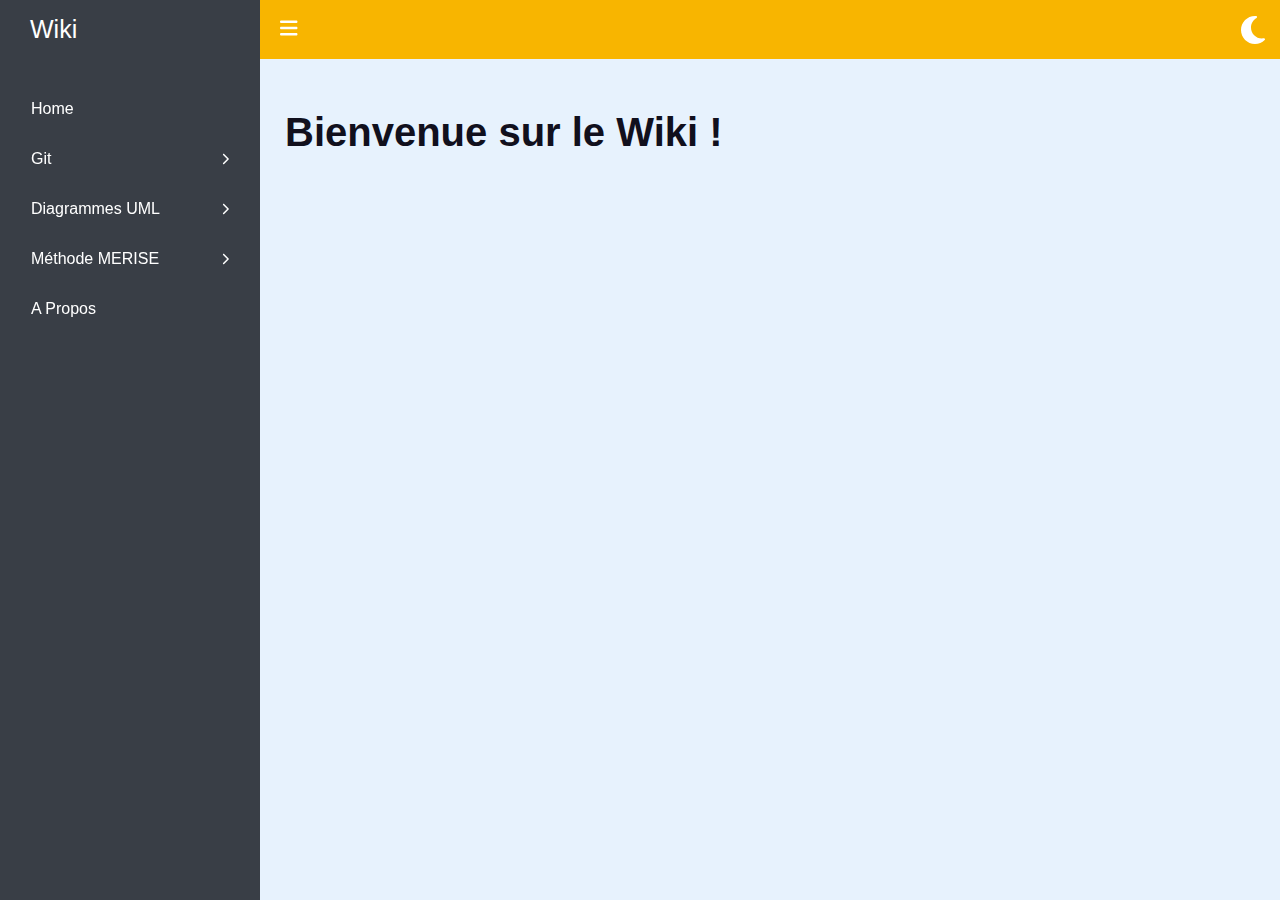
<file: index.html>
<!DOCTYPE html>
<html lang="fr">

<head>
    <meta charset="UTF-8" />
    <meta http-equiv="X-UA-Compatible" content="IE=edge" />
    <meta name="viewport" content="width=device-width, initial-scale=1.0" />
    <title>Home | Wiki</title>
    <link rel="stylesheet" href="asset/css/style.css" />
    <meta name="description" content="Mon Wiki perso">
    <meta name="keywords" content="wiki, diagrammes, Git, Github, MERISE" />
</head>

<body>
    <nav class="sidebar">
        <a href="/" class="logo">Wiki</a>

        <div class="menu-content">
            <ul class="menu-items">

                <li class="item">
                    <a href="index.html">Home</a>
                </li>

                <li class="item">
                    <div class="submenu-item">
                        <span>Git</span>
                        <svg xmlns="http://www.w3.org/2000/svg" height="12" width="8.25" viewBox="0 0 320 512">
                            <path fill="#ffffff"
                                d="M310.6 233.4c12.5 12.5 12.5 32.8 0 45.3l-192 192c-12.5 12.5-32.8 12.5-45.3 0s-12.5-32.8 0-45.3L242.7 256 73.4 86.6c-12.5-12.5-12.5-32.8 0-45.3s32.8-12.5 45.3 0l192 192z" />
                        </svg>
                    </div>

                    <ul class="menu-items submenu">
                        <div class="menu-title">
                          <svg xmlns="http://www.w3.org/2000/svg" height="12" width="8.25" viewBox="0 0 320 512">
                            <path fill="#ffffff" d="M9.4 233.4c-12.5 12.5-12.5 32.8 0 45.3l192 192c12.5 12.5 32.8 12.5 45.3 0s12.5-32.8 0-45.3L77.3 256 246.6 86.6c12.5-12.5 12.5-32.8 0-45.3s-32.8-12.5-45.3 0l-192 192z"/>
                          </svg>
                            Retour
                        </div>
                        <li class="item">
                            <a href="git.html">Commandes</a>
                        </li>
                    </ul>
                </li>
                
                <li class="item">
                    <div class="submenu-item">
                        <span>Diagrammes UML</span>
                        <svg xmlns="http://www.w3.org/2000/svg" height="12" width="8.25" viewBox="0 0 320 512">
                            <path fill="#ffffff"
                                d="M310.6 233.4c12.5 12.5 12.5 32.8 0 45.3l-192 192c-12.5 12.5-32.8 12.5-45.3 0s-12.5-32.8 0-45.3L242.7 256 73.4 86.6c-12.5-12.5-12.5-32.8 0-45.3s32.8-12.5 45.3 0l192 192z" />
                        </svg>
                    </div>

                    <ul class="menu-items submenu">
                        <div class="menu-title">
                          <svg xmlns="http://www.w3.org/2000/svg" height="12" width="8.25" viewBox="0 0 320 512">
                            <path fill="#ffffff" d="M9.4 233.4c-12.5 12.5-12.5 32.8 0 45.3l192 192c12.5 12.5 32.8 12.5 45.3 0s12.5-32.8 0-45.3L77.3 256 246.6 86.6c12.5-12.5 12.5-32.8 0-45.3s-32.8-12.5-45.3 0l-192 192z"/>
                          </svg>
                            Retour
                        </div>
                        <li class="item">
                            <a href="diagram.html#d-sequence">Diagramme de séquence</a>
                        </li>
                        <li class="item">
                            <a href="diagram.html#d-utilisation">Diagramme de cas d'utilisation</a>
                        </li>
                        <li class="item">
                            <a href="diagram.html#d-activite">Diagramme d'activité</a>
                        </li>
                        <li class="item">
                            <a href="diagram.html#d-deploiement">Diagramme de déploiement</a>
                        </li>
                        <li class="item">
                            <a href="diagram.html#d-classe">Diagramme de classe</a>
                        </li>
                    </ul>
                </li>

                <li class="item">
                    <div class="submenu-item">
                        <span>Méthode MERISE</span>
                        <svg xmlns="http://www.w3.org/2000/svg" height="12" width="8.25" viewBox="0 0 320 512">
                            <path fill="#ffffff" d="M310.6 233.4c12.5 12.5 12.5 32.8 0 45.3l-192 192c-12.5 12.5-32.8 12.5-45.3 0s-12.5-32.8 0-45.3L242.7 256 73.4 86.6c-12.5-12.5-12.5-32.8 0-45.3s32.8-12.5 45.3 0l192 192z" />
                        </svg>
                    </div>

                    <ul class="menu-items submenu">
                        <div class="menu-title">
                          <svg xmlns="http://www.w3.org/2000/svg" height="12" width="8.25" viewBox="0 0 320 512">
                            <path fill="#ffffff" d="M9.4 233.4c-12.5 12.5-12.5 32.8 0 45.3l192 192c12.5 12.5 32.8 12.5 45.3 0s12.5-32.8 0-45.3L77.3 256 246.6 86.6c12.5-12.5 12.5-32.8 0-45.3s-32.8-12.5-45.3 0l-192 192z"/>
                          </svg>
                            Retour
                        </div>
                        <li class="item">
                            <a href="merise.html#m-donnees">Dictionnaire de données</a>
                        </li>
                        <li class="item">
                            <a href="merise.html#m-gestion">Règles de gestion</a>
                        </li>
                        <li class="item">
                            <a href="merise.html#m-mcd">MCD</a>
                        </li>
                        <li class="item">
                            <a href="merise.html#m-mld">MLD</a>
                        </li>
                        <li class="item">
                            <a href="merise.html#m-mpd">MPD</a>
                        </li>
                    </ul>
                </li>

                <li class="item">
                    <a href="#" id="open-modal-btn">A Propos</a>
                </li>

            </ul>
        </div>
    </nav>

    <nav class="navbar">
      <svg id="sidebar-close" xmlns="http://www.w3.org/2000/svg" height="20" width="17.5" viewBox="0 0 448 512">
        <path fill="#ffffff" d="M0 96C0 78.3 14.3 64 32 64H416c17.7 0 32 14.3 32 32s-14.3 32-32 32H32C14.3 128 0 113.7 0 96zM0 256c0-17.7 14.3-32 32-32H416c17.7 0 32 14.3 32 32s-14.3 32-32 32H32c-17.7 0-32-14.3-32-32zM448 416c0 17.7-14.3 32-32 32H32c-17.7 0-32-14.3-32-32s14.3-32 32-32H416c17.7 0 32 14.3 32 32z"/>
      </svg>
    <button class="b-darkmode" aria-label="darkmode">
        <a role="button" onclick="darkmode()" aria-label="darkmode">
            <svg xmlns="http://www.w3.org/2000/svg" height="32" width="24" viewBox="0 0 384 512">
                <path fill="#ffffff" d="M223.5 32C100 32 0 132.3 0 256S100 480 223.5 480c60.6 0 115.5-24.2 155.8-63.4c5-4.9 6.3-12.5 3.1-18.7s-10.1-9.7-17-8.5c-9.8 1.7-19.8 2.6-30.1 2.6c-96.9 0-175.5-78.8-175.5-176c0-65.8 36-123.1 89.3-153.3c6.1-3.5 9.2-10.5 7.7-17.3s-7.3-11.9-14.3-12.5c-6.3-.5-12.6-.8-19-.8z"/>
            </svg>
        </a>
    </button>
    </nav>

    <main class="main">
        <h1>Bienvenue sur le Wiki !</h1>

        <div id="modal" class="modal">
            <div class="modal-content">
              <span class="close">&times;</span>
              <p>Salut ! Je suis développeur web !</p>
            </div>
        </div>
    </main>

    <script src="asset/js/app.js"></script>
</body>

</html>
</file>
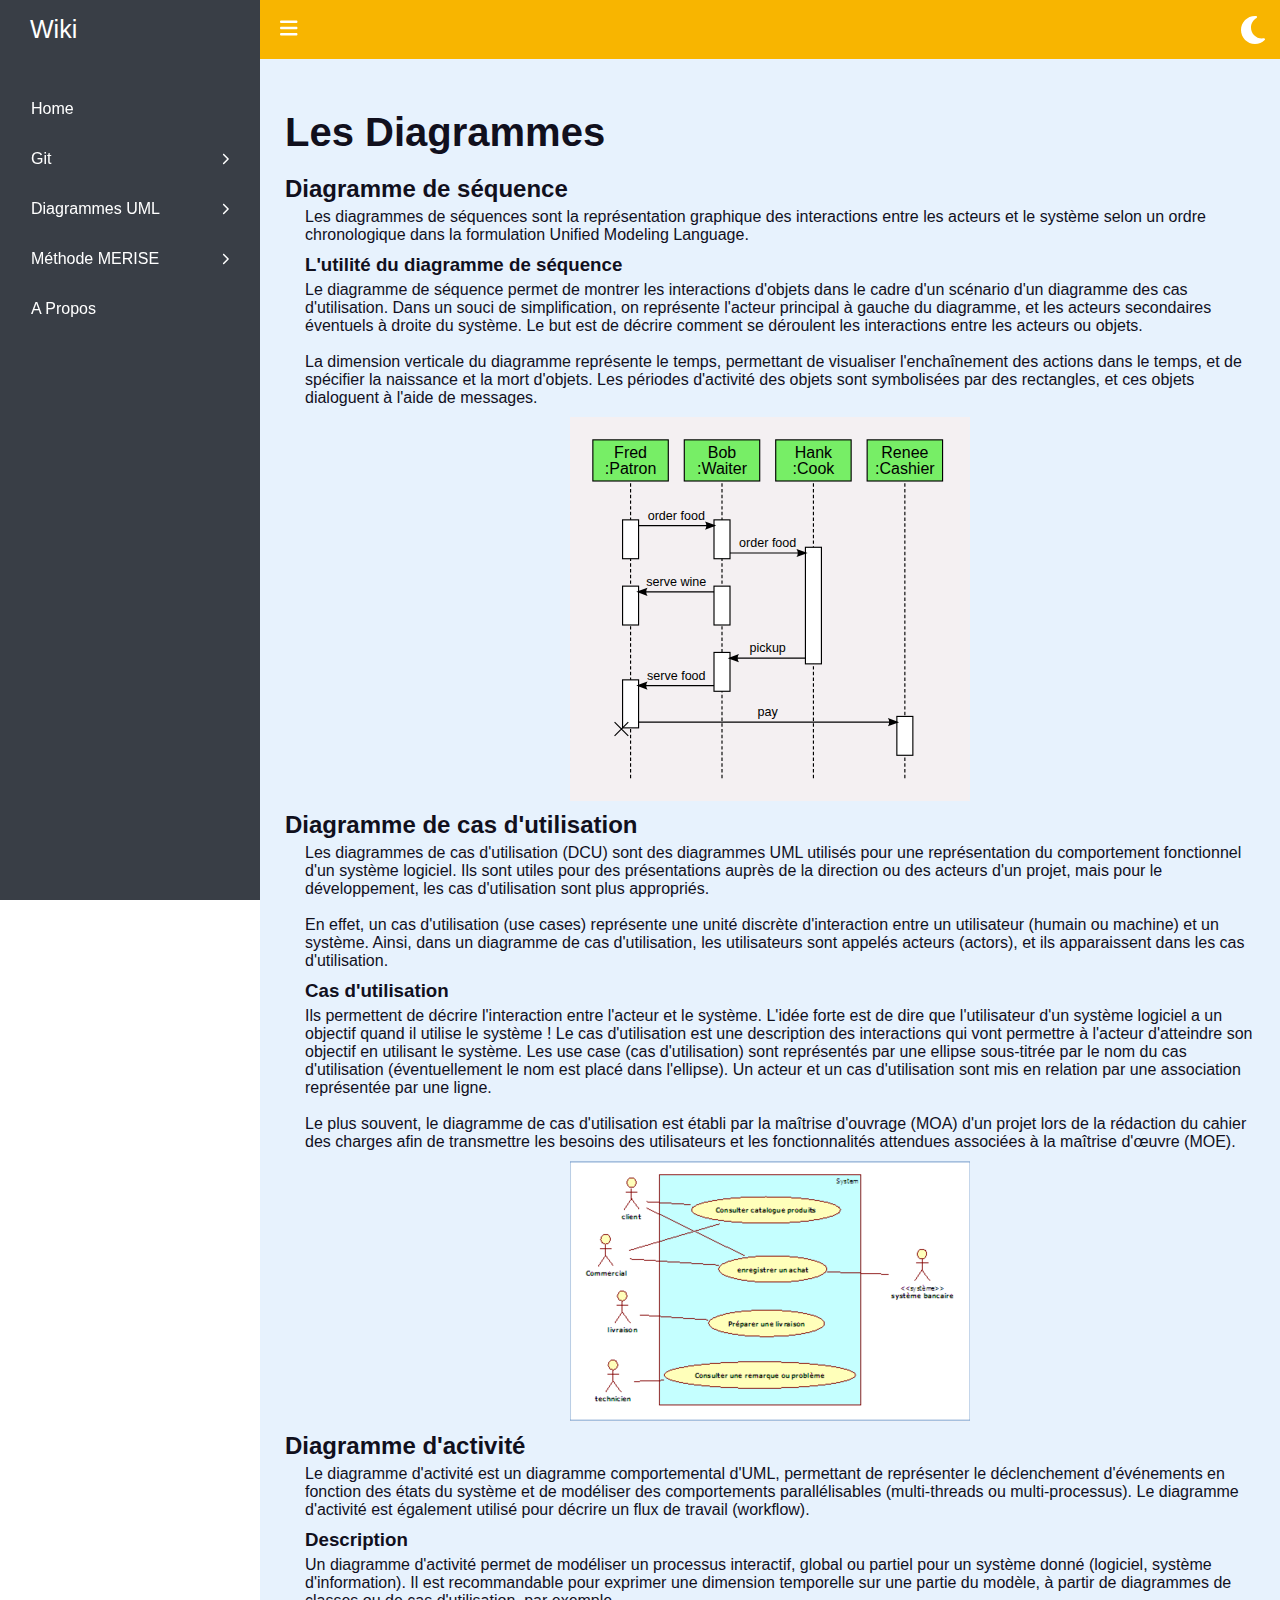
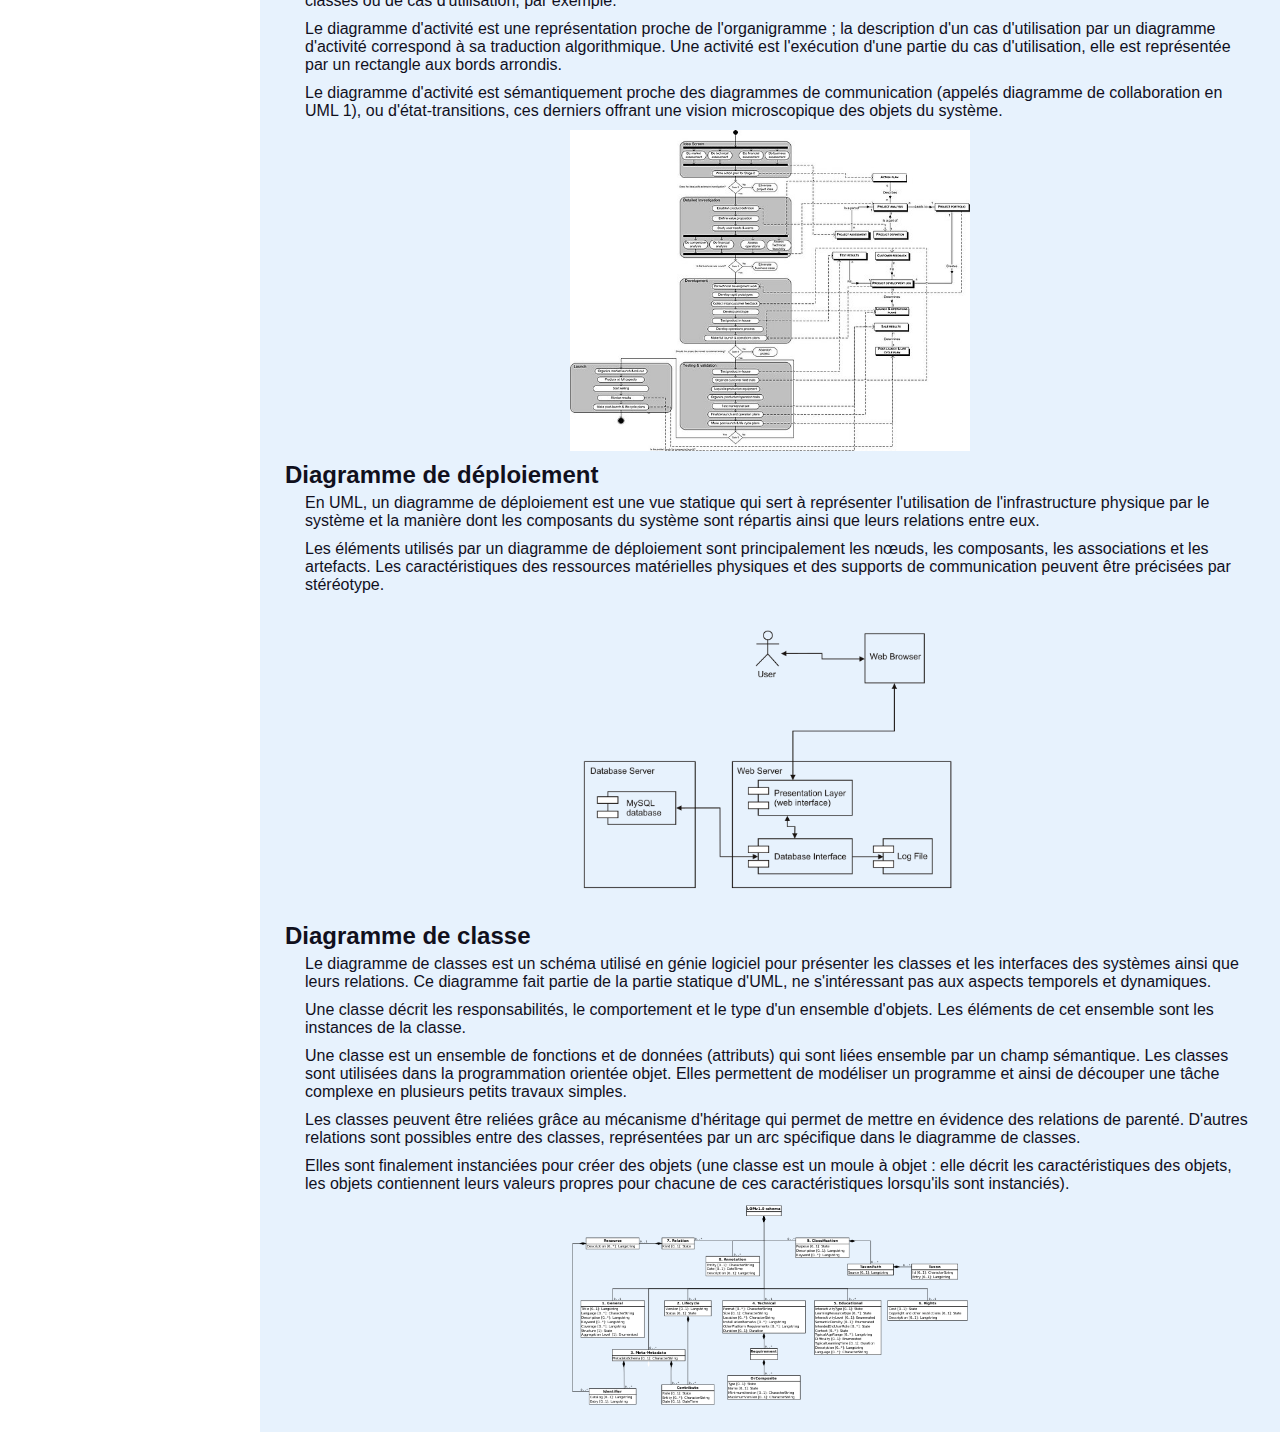
<file: diagram.html>
<!DOCTYPE html>
<html lang="fr">

<head>
    <meta charset="UTF-8" />
    <meta http-equiv="X-UA-Compatible" content="IE=edge" />
    <meta name="viewport" content="width=device-width, initial-scale=1.0" />
    <title>Diagrammes | Wiki</title>
    <link rel="stylesheet" href="asset/css/style.css" />
    <meta name="description" content="Mon Wiki perso">
    <meta name="keywords" content="wiki, diagrammes, Git, Github, MERISE" />
</head>

<body>
    <nav class="sidebar">
        <a href="/" class="logo">Wiki</a>

        <div class="menu-content">
            <ul class="menu-items">

                <li class="item">
                    <a href="index.html">Home</a>
                </li>

                <li class="item">
                    <div class="submenu-item">
                        <span>Git</span>
                        <svg xmlns="http://www.w3.org/2000/svg" height="12" width="8.25" viewBox="0 0 320 512">
                            <path fill="#ffffff"
                                d="M310.6 233.4c12.5 12.5 12.5 32.8 0 45.3l-192 192c-12.5 12.5-32.8 12.5-45.3 0s-12.5-32.8 0-45.3L242.7 256 73.4 86.6c-12.5-12.5-12.5-32.8 0-45.3s32.8-12.5 45.3 0l192 192z" />
                        </svg>
                    </div>

                    <ul class="menu-items submenu">
                        <div class="menu-title">
                          <svg xmlns="http://www.w3.org/2000/svg" height="12" width="8.25" viewBox="0 0 320 512">
                            <path fill="#ffffff" d="M9.4 233.4c-12.5 12.5-12.5 32.8 0 45.3l192 192c12.5 12.5 32.8 12.5 45.3 0s12.5-32.8 0-45.3L77.3 256 246.6 86.6c12.5-12.5 12.5-32.8 0-45.3s-32.8-12.5-45.3 0l-192 192z"/>
                          </svg>
                            Retour
                        </div>
                        <li class="item">
                            <a href="git.html">Commandes</a>
                        </li>
                    </ul>
                </li>
                
                <li class="item">
                    <div class="submenu-item">
                        <span>Diagrammes UML</span>
                        <svg xmlns="http://www.w3.org/2000/svg" height="12" width="8.25" viewBox="0 0 320 512">
                            <path fill="#ffffff"
                                d="M310.6 233.4c12.5 12.5 12.5 32.8 0 45.3l-192 192c-12.5 12.5-32.8 12.5-45.3 0s-12.5-32.8 0-45.3L242.7 256 73.4 86.6c-12.5-12.5-12.5-32.8 0-45.3s32.8-12.5 45.3 0l192 192z" />
                        </svg>
                    </div>

                    <ul class="menu-items submenu">
                        <div class="menu-title">
                          <svg xmlns="http://www.w3.org/2000/svg" height="12" width="8.25" viewBox="0 0 320 512">
                            <path fill="#ffffff" d="M9.4 233.4c-12.5 12.5-12.5 32.8 0 45.3l192 192c12.5 12.5 32.8 12.5 45.3 0s12.5-32.8 0-45.3L77.3 256 246.6 86.6c12.5-12.5 12.5-32.8 0-45.3s-32.8-12.5-45.3 0l-192 192z"/>
                          </svg>
                            Retour
                        </div>
                        <li class="item">
                            <a href="diagram.html#d-sequence">Diagramme de séquence</a>
                        </li>
                        <li class="item">
                            <a href="diagram.html#d-utilisation">Diagramme de cas d'utilisation</a>
                        </li>
                        <li class="item">
                            <a href="diagram.html#d-activite">Diagramme d'activité</a>
                        </li>
                        <li class="item">
                            <a href="diagram.html#d-deploiement">Diagramme de déploiement</a>
                        </li>
                        <li class="item">
                            <a href="diagram.html#d-classe">Diagramme de classe</a>
                        </li>
                    </ul>
                </li>

                <li class="item">
                    <div class="submenu-item">
                        <span>Méthode MERISE</span>
                        <svg xmlns="http://www.w3.org/2000/svg" height="12" width="8.25" viewBox="0 0 320 512">
                            <path fill="#ffffff" d="M310.6 233.4c12.5 12.5 12.5 32.8 0 45.3l-192 192c-12.5 12.5-32.8 12.5-45.3 0s-12.5-32.8 0-45.3L242.7 256 73.4 86.6c-12.5-12.5-12.5-32.8 0-45.3s32.8-12.5 45.3 0l192 192z" />
                        </svg>
                    </div>

                    <ul class="menu-items submenu">
                        <div class="menu-title">
                          <svg xmlns="http://www.w3.org/2000/svg" height="12" width="8.25" viewBox="0 0 320 512">
                            <path fill="#ffffff" d="M9.4 233.4c-12.5 12.5-12.5 32.8 0 45.3l192 192c12.5 12.5 32.8 12.5 45.3 0s12.5-32.8 0-45.3L77.3 256 246.6 86.6c12.5-12.5 12.5-32.8 0-45.3s-32.8-12.5-45.3 0l-192 192z"/>
                          </svg>
                            Retour
                        </div>
                        <li class="item">
                            <a href="merise.html#m-donnees">Dictionnaire de données</a>
                        </li>
                        <li class="item">
                            <a href="merise.html#m-gestion">Règles de gestion</a>
                        </li>
                        <li class="item">
                            <a href="merise.html#m-mcd">MCD</a>
                        </li>
                        <li class="item">
                            <a href="merise.html#m-mld">MLD</a>
                        </li>
                        <li class="item">
                            <a href="merise.html#m-mpd">MPD</a>
                        </li>
                    </ul>
                </li>

                <li class="item">
                    <a href="#" id="open-modal-btn">A Propos</a>
                </li>

            </ul>
        </div>
    </nav>

    <nav class="navbar">
        <svg id="sidebar-close" xmlns="http://www.w3.org/2000/svg" height="20" width="17.5" viewBox="0 0 448 512">
            <path fill="#ffffff" d="M0 96C0 78.3 14.3 64 32 64H416c17.7 0 32 14.3 32 32s-14.3 32-32 32H32C14.3 128 0 113.7 0 96zM0 256c0-17.7 14.3-32 32-32H416c17.7 0 32 14.3 32 32s-14.3 32-32 32H32c-17.7 0-32-14.3-32-32zM448 416c0 17.7-14.3 32-32 32H32c-17.7 0-32-14.3-32-32s14.3-32 32-32H416c17.7 0 32 14.3 32 32z"/>
        </svg>
        <button class="b-darkmode" aria-label="darkmode">
            <a role="button" onclick="darkmode()" aria-label="darkmode">
                <svg xmlns="http://www.w3.org/2000/svg" height="32" width="24" viewBox="0 0 384 512">
                    <path fill="#ffffff" d="M223.5 32C100 32 0 132.3 0 256S100 480 223.5 480c60.6 0 115.5-24.2 155.8-63.4c5-4.9 6.3-12.5 3.1-18.7s-10.1-9.7-17-8.5c-9.8 1.7-19.8 2.6-30.1 2.6c-96.9 0-175.5-78.8-175.5-176c0-65.8 36-123.1 89.3-153.3c6.1-3.5 9.2-10.5 7.7-17.3s-7.3-11.9-14.3-12.5c-6.3-.5-12.6-.8-19-.8z"/>
                </svg>
            </a>
        </button>
    </nav>

    <main class="main">
        <h1>Les Diagrammes</h1>
            <div id="d-sequence">
                <h2>Diagramme de séquence</h2>
                <p>
                    Les diagrammes de séquences sont la représentation graphique des interactions entre les acteurs 
                    et le système selon un ordre chronologique dans la formulation Unified Modeling Language.
                </p>
                <h3>L'utilité du diagramme de séquence</h3>
                <p>
                    Le diagramme de séquence permet de montrer les interactions d'objets dans le cadre d'un scénario d'un diagramme des cas d'utilisation.
                    Dans un souci de simplification, on représente l'acteur principal à gauche du diagramme, et les acteurs secondaires éventuels à droite du système.
                    Le but est de décrire comment se déroulent les interactions entre les acteurs ou objets.<br><br>

                    La dimension verticale du diagramme représente le temps, permettant de visualiser l'enchaînement des actions dans le temps, 
                    et de spécifier la naissance et la mort d'objets. Les périodes d'activité des objets sont symbolisées par des rectangles, 
                    et ces objets dialoguent à l'aide de messages.<br>
                </p>
                <img src="asset/images/sequence.svg" width="350" height="336" alt="Image Séquence">
            </div>
            <div id="d-utilisation">
                <h2>Diagramme de cas d'utilisation</h2>
                <p>
                    Les diagrammes de cas d'utilisation (DCU) sont des diagrammes UML utilisés pour une représentation du comportement fonctionnel d'un système logiciel. 
                    Ils sont utiles pour des présentations auprès de la direction ou des acteurs d'un projet, mais pour le développement, les cas d'utilisation sont plus appropriés.<br><br>
                    En effet, un cas d'utilisation (use cases) représente une unité discrète d'interaction entre un utilisateur (humain ou machine) 
                    et un système. Ainsi, dans un diagramme de cas d'utilisation, les utilisateurs sont appelés acteurs (actors), et ils apparaissent dans les cas d'utilisation.
                </p>
                <h3>Cas d'utilisation</h3>
                <p>
                    Ils permettent de décrire l'interaction entre l'acteur et le système. 
                    L'idée forte est de dire que l'utilisateur d'un système logiciel a un objectif quand il utilise le système ! 
                    Le cas d'utilisation est une description des interactions qui vont permettre à l'acteur d'atteindre son objectif en utilisant le système. 
                    Les use case (cas d'utilisation) sont représentés par une ellipse sous-titrée par le nom du cas d'utilisation (éventuellement le nom est placé dans l'ellipse). 
                    Un acteur et un cas d'utilisation sont mis en relation par une association représentée par une ligne.<br><br>

                    Le plus souvent, le diagramme de cas d'utilisation est établi par la maîtrise d'ouvrage (MOA) 
                    d'un projet lors de la rédaction du cahier des charges afin de transmettre les besoins des utilisateurs et les fonctionnalités 
                    attendues associées à la maîtrise d'œuvre (MOE).
                </p>
                <img src="asset/images/utilisation_.png" width="400" height="261" alt="Image cas utilisation">
            </div>
            <div id="d-activite">
                <h2>Diagramme d'activité</h2>
                <p>
                    Le diagramme d'activité est un diagramme comportemental d'UML, 
                    permettant de représenter le déclenchement d'événements en fonction des états du système et de modéliser 
                    des comportements parallélisables (multi-threads ou multi-processus). 
                    Le diagramme d'activité est également utilisé pour décrire un flux de travail (workflow).
                </p>
                <h3>Description</h3>
                <p>
                    Un diagramme d'activité permet de modéliser un processus interactif, 
                    global ou partiel pour un système donné (logiciel, système d'information). 
                    Il est recommandable pour exprimer une dimension temporelle sur une partie du modèle, 
                    à partir de diagrammes de classes ou de cas d'utilisation, par exemple.
                </p>
                <p>
                    Le diagramme d'activité est une représentation proche de l'organigramme ; 
                    la description d'un cas d'utilisation par un diagramme d'activité correspond à sa traduction algorithmique. 
                    Une activité est l'exécution d'une partie du cas d'utilisation, elle est représentée par un rectangle aux bords arrondis.
                </p>
                <p>
                    Le diagramme d'activité est sémantiquement proche des diagrammes de communication (appelés diagramme de collaboration en UML 1), 
                    ou d'état-transitions, ces derniers offrant une vision microscopique des objets du système.
                </p>
                <img src="asset/images/activite.jpg" width="598" height="480" alt="Image d'activité">
            </div>
            <div id="d-deploiement">
                <h2>Diagramme de déploiement</h2>
                <p>
                    En UML, un diagramme de déploiement est une vue statique qui sert à représenter l'utilisation de l'infrastructure physique 
                    par le système et la manière dont les composants du système sont répartis ainsi que leurs relations entre eux. 
                </p>
                <p>
                    Les éléments utilisés par un diagramme de déploiement sont principalement les nœuds, les composants, 
                    les associations et les artefacts. Les caractéristiques des ressources matérielles physiques et des supports de 
                    communication peuvent être précisées par stéréotype.
                </p>
                <img src="asset/images/Deployment.png" width="585" height="450" alt="Image de déploiement">
            </div>
            <div id="d-classe">
                <h2>Diagramme de classe</h2>
                <p>
                    Le diagramme de classes est un schéma utilisé en génie logiciel pour présenter les classes et les interfaces des 
                    systèmes ainsi que leurs relations. Ce diagramme fait partie de la partie statique d'UML, 
                    ne s'intéressant pas aux aspects temporels et dynamiques.
                </p>
                <p>
                    Une classe décrit les responsabilités, le comportement et le type d'un ensemble d'objets. 
                    Les éléments de cet ensemble sont les instances de la classe.
                </p>
                <p>
                    Une classe est un ensemble de fonctions et de données (attributs) qui sont liées ensemble par un champ sémantique. 
                    Les classes sont utilisées dans la programmation orientée objet. 
                    Elles permettent de modéliser un programme et ainsi de découper une tâche complexe en plusieurs petits travaux simples.
                </p>
                <p>
                    Les classes peuvent être reliées grâce au mécanisme d'héritage qui permet de mettre en évidence des relations de parenté. 
                    D'autres relations sont possibles entre des classes, représentées par un arc spécifique dans le diagramme de classes.
                </p>
                <p>
                    Elles sont finalement instanciées pour créer des objets 
                    (une classe est un moule à objet : elle décrit les caractéristiques des objets, les objets contiennent leurs valeurs propres pour chacune de ces caractéristiques lorsqu'ils sont instanciés).
                </p>
                <img src="asset/images/classe.png" width="640" height="326" alt="Image de classe">
            </div>
            <div id="modal" class="modal">
                <div class="modal-content">
                  <span class="close">&times;</span>
                  <p>Salut ! Je suis développeur web !</p>
                </div>
            </div>
    </main>

    <script src="asset/js/app.js"></script>
</body>

</html>
</file>
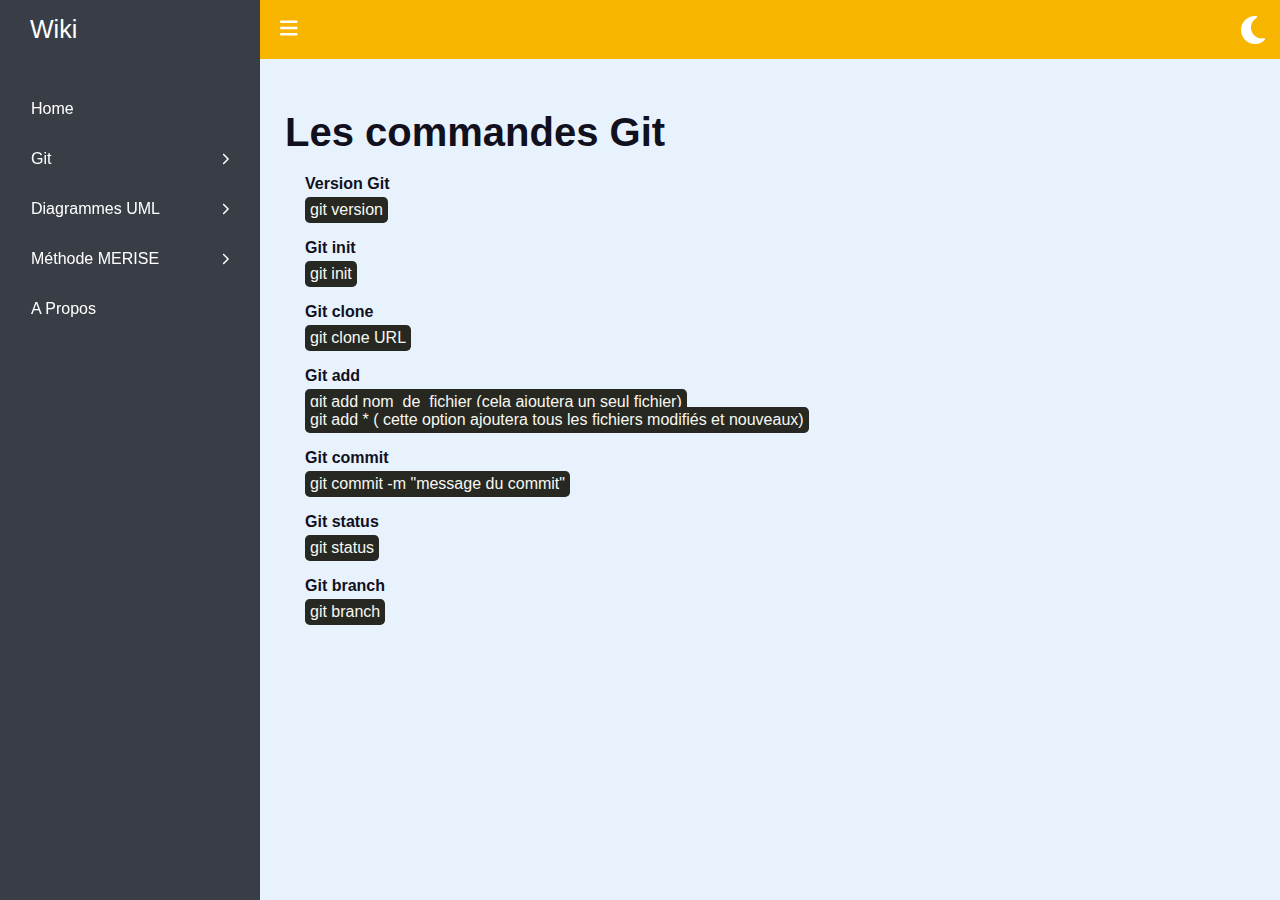
<file: git.html>
<!DOCTYPE html>
<html lang="fr">

<head>
    <meta charset="UTF-8" />
    <meta http-equiv="X-UA-Compatible" content="IE=edge" />
    <meta name="viewport" content="width=device-width, initial-scale=1.0" />
    <title>Git | Wiki</title>
    <link rel="stylesheet" href="asset/css/style.css" />
    <meta name="description" content="Mon Wiki perso">
    <meta name="keywords" content="wiki, diagrammes, Git, Github, MERISE" />
</head>

<body>
    <nav class="sidebar">
        <a href="/" class="logo">Wiki</a>

        <div class="menu-content">
            <ul class="menu-items">

                <li class="item">
                    <a href="index.html">Home</a>
                </li>

                <li class="item">
                    <div class="submenu-item">
                        <span>Git</span>
                        <svg xmlns="http://www.w3.org/2000/svg" height="12" width="8.25" viewBox="0 0 320 512">
                            <path fill="#ffffff"
                                d="M310.6 233.4c12.5 12.5 12.5 32.8 0 45.3l-192 192c-12.5 12.5-32.8 12.5-45.3 0s-12.5-32.8 0-45.3L242.7 256 73.4 86.6c-12.5-12.5-12.5-32.8 0-45.3s32.8-12.5 45.3 0l192 192z" />
                        </svg>
                    </div>

                    <ul class="menu-items submenu">
                        <div class="menu-title">
                          <svg xmlns="http://www.w3.org/2000/svg" height="12" width="8.25" viewBox="0 0 320 512">
                            <path fill="#ffffff" d="M9.4 233.4c-12.5 12.5-12.5 32.8 0 45.3l192 192c12.5 12.5 32.8 12.5 45.3 0s12.5-32.8 0-45.3L77.3 256 246.6 86.6c12.5-12.5 12.5-32.8 0-45.3s-32.8-12.5-45.3 0l-192 192z"/>
                          </svg>
                            Retour
                        </div>
                        <li class="item">
                            <a href="git.html">Commandes</a>
                        </li>
                    </ul>
                </li>
                
                <li class="item">
                    <div class="submenu-item">
                        <span>Diagrammes UML</span>
                        <svg xmlns="http://www.w3.org/2000/svg" height="12" width="8.25" viewBox="0 0 320 512">
                            <path fill="#ffffff"
                                d="M310.6 233.4c12.5 12.5 12.5 32.8 0 45.3l-192 192c-12.5 12.5-32.8 12.5-45.3 0s-12.5-32.8 0-45.3L242.7 256 73.4 86.6c-12.5-12.5-12.5-32.8 0-45.3s32.8-12.5 45.3 0l192 192z" />
                        </svg>
                    </div>

                    <ul class="menu-items submenu">
                        <div class="menu-title">
                          <svg xmlns="http://www.w3.org/2000/svg" height="12" width="8.25" viewBox="0 0 320 512">
                            <path fill="#ffffff" d="M9.4 233.4c-12.5 12.5-12.5 32.8 0 45.3l192 192c12.5 12.5 32.8 12.5 45.3 0s12.5-32.8 0-45.3L77.3 256 246.6 86.6c12.5-12.5 12.5-32.8 0-45.3s-32.8-12.5-45.3 0l-192 192z"/>
                          </svg>
                            Retour
                        </div>
                        <li class="item">
                            <a href="diagram.html#d-sequence">Diagramme de séquence</a>
                        </li>
                        <li class="item">
                            <a href="diagram.html#d-utilisation">Diagramme de cas d'utilisation</a>
                        </li>
                        <li class="item">
                            <a href="diagram.html#d-activite">Diagramme d'activité</a>
                        </li>
                        <li class="item">
                            <a href="diagram.html#d-deploiement">Diagramme de déploiement</a>
                        </li>
                        <li class="item">
                            <a href="diagram.html#d-classe">Diagramme de classe</a>
                        </li>
                    </ul>
                </li>

                <li class="item">
                    <div class="submenu-item">
                        <span>Méthode MERISE</span>
                        <svg xmlns="http://www.w3.org/2000/svg" height="12" width="8.25" viewBox="0 0 320 512">
                            <path fill="#ffffff" d="M310.6 233.4c12.5 12.5 12.5 32.8 0 45.3l-192 192c-12.5 12.5-32.8 12.5-45.3 0s-12.5-32.8 0-45.3L242.7 256 73.4 86.6c-12.5-12.5-12.5-32.8 0-45.3s32.8-12.5 45.3 0l192 192z" />
                        </svg>
                    </div>

                    <ul class="menu-items submenu">
                        <div class="menu-title">
                          <svg xmlns="http://www.w3.org/2000/svg" height="12" width="8.25" viewBox="0 0 320 512">
                            <path fill="#ffffff" d="M9.4 233.4c-12.5 12.5-12.5 32.8 0 45.3l192 192c12.5 12.5 32.8 12.5 45.3 0s12.5-32.8 0-45.3L77.3 256 246.6 86.6c12.5-12.5 12.5-32.8 0-45.3s-32.8-12.5-45.3 0l-192 192z"/>
                          </svg>
                            Retour
                        </div>
                        <li class="item">
                            <a href="merise.html#m-donnees">Dictionnaire de données</a>
                        </li>
                        <li class="item">
                            <a href="merise.html#m-gestion">Règles de gestion</a>
                        </li>
                        <li class="item">
                            <a href="merise.html#m-mcd">MCD</a>
                        </li>
                        <li class="item">
                            <a href="merise.html#m-mld">MLD</a>
                        </li>
                        <li class="item">
                            <a href="merise.html#m-mpd">MPD</a>
                        </li>
                    </ul>
                </li>

                <li class="item">
                    <a href="#" id="open-modal-btn">A Propos</a>
                </li>

            </ul>
        </div>
    </nav>

    <nav class="navbar">
    <svg id="sidebar-close" xmlns="http://www.w3.org/2000/svg" height="20" width="17.5" viewBox="0 0 448 512">
        <path fill="#ffffff" d="M0 96C0 78.3 14.3 64 32 64H416c17.7 0 32 14.3 32 32s-14.3 32-32 32H32C14.3 128 0 113.7 0 96zM0 256c0-17.7 14.3-32 32-32H416c17.7 0 32 14.3 32 32s-14.3 32-32 32H32c-17.7 0-32-14.3-32-32zM448 416c0 17.7-14.3 32-32 32H32c-17.7 0-32-14.3-32-32s14.3-32 32-32H416c17.7 0 32 14.3 32 32z"/>
    </svg>
        <button class="b-darkmode" aria-label="darkmode">
            <a role="button" onclick="darkmode()" aria-label="darkmode">
                <svg xmlns="http://www.w3.org/2000/svg" height="32" width="24" viewBox="0 0 384 512">
                    <path fill="#ffffff" d="M223.5 32C100 32 0 132.3 0 256S100 480 223.5 480c60.6 0 115.5-24.2 155.8-63.4c5-4.9 6.3-12.5 3.1-18.7s-10.1-9.7-17-8.5c-9.8 1.7-19.8 2.6-30.1 2.6c-96.9 0-175.5-78.8-175.5-176c0-65.8 36-123.1 89.3-153.3c6.1-3.5 9.2-10.5 7.7-17.3s-7.3-11.9-14.3-12.5c-6.3-.5-12.6-.8-19-.8z"/>
                </svg>
            </a>
        </button>
    </nav>

    <main class="main">
        <h1>Les commandes Git</h1>
        <p>
            <b>Version Git</b><br>
            <code>git version</code>
        </p>
        <p>
            <b>Git init</b><br>
            <code>git init</code>
        </p>
        <p>
            <b>Git clone</b><br>
            <code>git clone URL</code>
        </p>
        <p>
            <b>Git add</b><br>
            <code>git add nom_de_fichier (cela ajoutera un seul fichier)</code><br>
            <code>git add * ( cette option ajoutera tous les fichiers modifiés et nouveaux)</code>
        </p>
        <p>
            <b>Git commit</b><br>
            <code>git commit -m "message du commit"</code><br>
        </p>
        <p>
            <b>Git status</b><br>
            <code>git status</code><br>
        </p>
        <p>
            <b>Git branch</b><br>
            <code>git branch</code><br>
        </p>
        <div id="modal" class="modal">
            <div class="modal-content">
              <span class="close">&times;</span>
              <p>Salut ! Je suis développeur web !</p>
            </div>
        </div>
    </main>

    <script src="asset/js/app.js"></script>
</body>

</html>
</file>
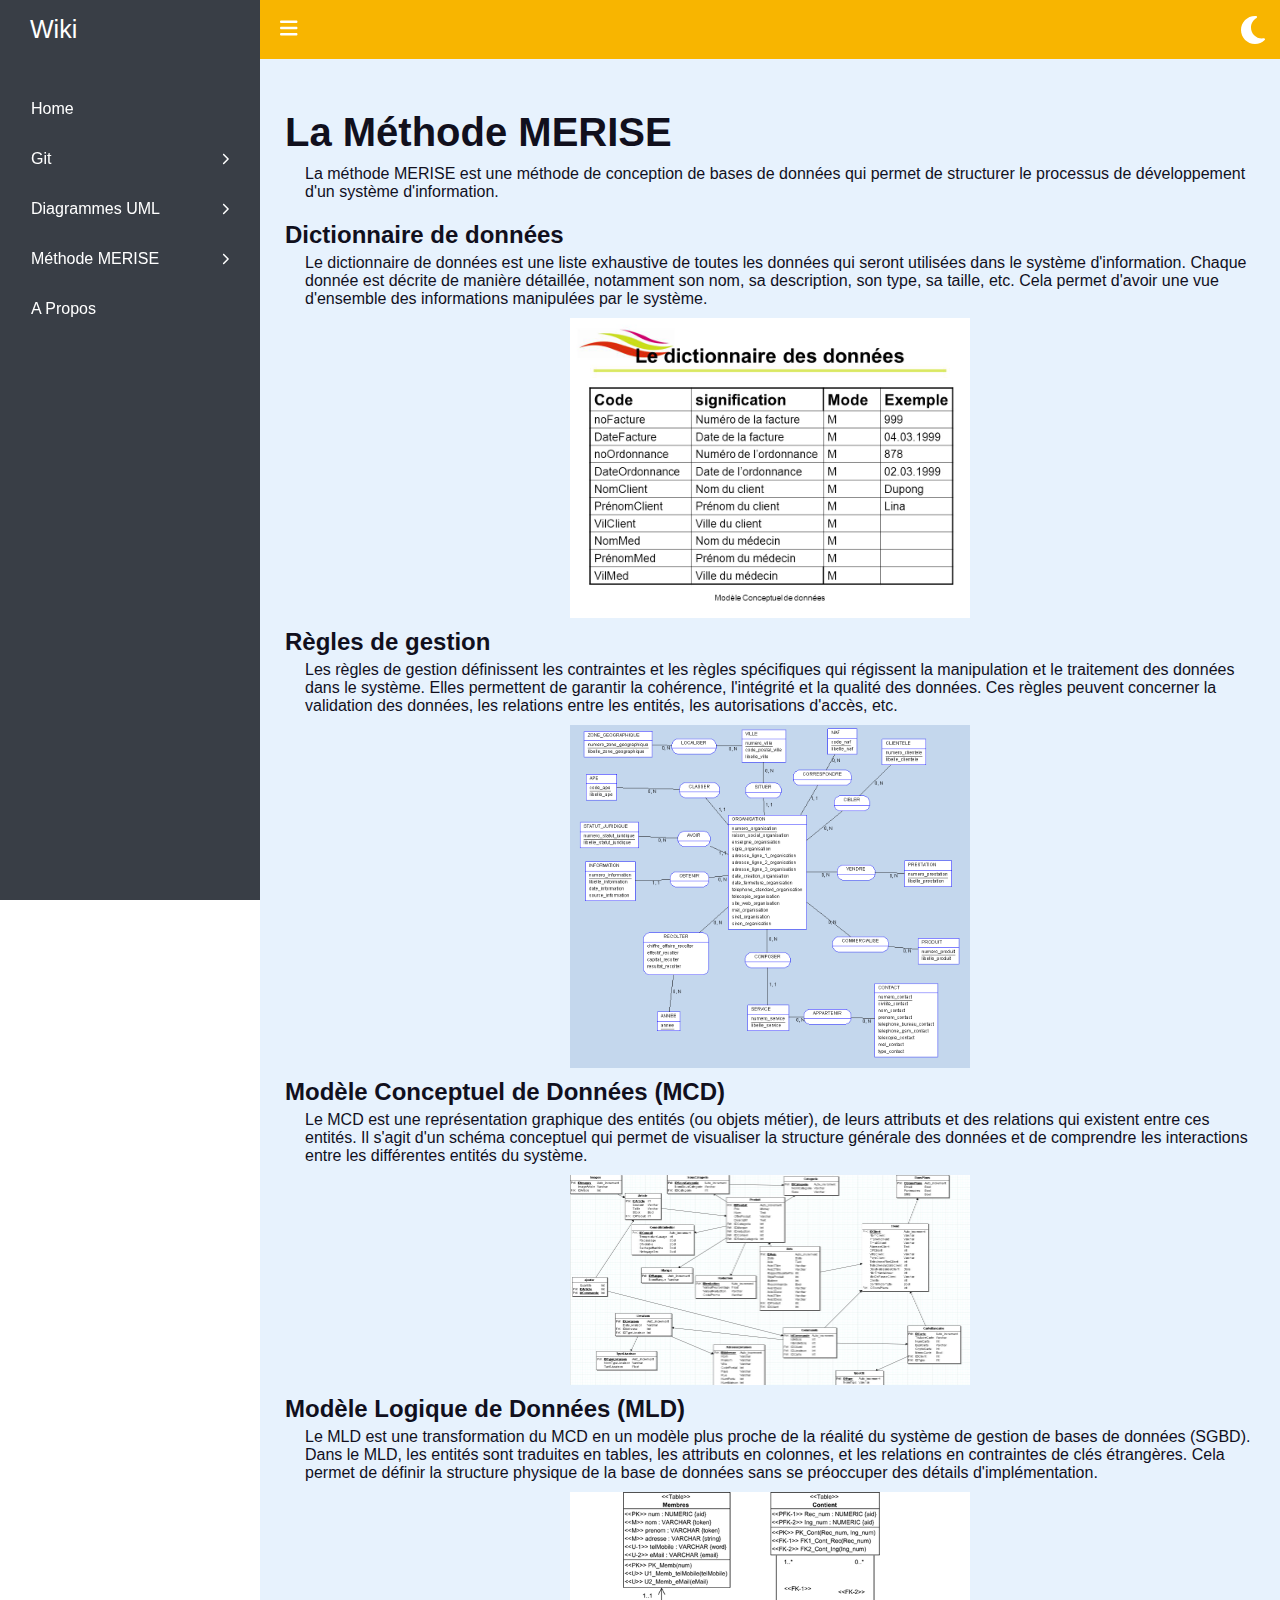
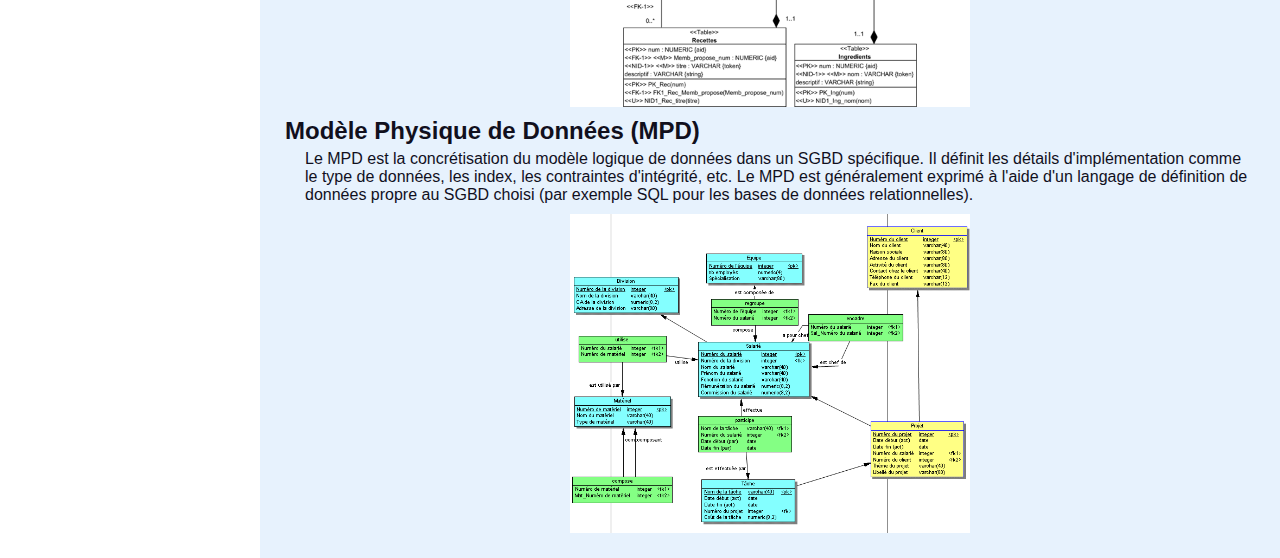
<file: merise.html>
<!DOCTYPE html>
<html lang="fr">

<head>
    <meta charset="UTF-8" />
    <meta http-equiv="X-UA-Compatible" content="IE=edge" />
    <meta name="viewport" content="width=device-width, initial-scale=1.0" />
    <title>MERISE | Wiki</title>
    <link rel="stylesheet" href="asset/css/style.css" />
    <meta name="description" content="Mon Wiki perso">
    <meta name="keywords" content="wiki, diagrammes, Git, Github, MERISE" />
</head>

<body>
    <nav class="sidebar">
        <a href="/" class="logo">Wiki</a>

        <div class="menu-content">
            <ul class="menu-items">

                <li class="item">
                    <a href="index.html">Home</a>
                </li>

                <li class="item">
                    <div class="submenu-item">
                        <span>Git</span>
                        <svg xmlns="http://www.w3.org/2000/svg" height="12" width="8.25" viewBox="0 0 320 512">
                            <path fill="#ffffff"
                                d="M310.6 233.4c12.5 12.5 12.5 32.8 0 45.3l-192 192c-12.5 12.5-32.8 12.5-45.3 0s-12.5-32.8 0-45.3L242.7 256 73.4 86.6c-12.5-12.5-12.5-32.8 0-45.3s32.8-12.5 45.3 0l192 192z" />
                        </svg>
                    </div>

                    <ul class="menu-items submenu">
                        <div class="menu-title">
                          <svg xmlns="http://www.w3.org/2000/svg" height="12" width="8.25" viewBox="0 0 320 512">
                            <path fill="#ffffff" d="M9.4 233.4c-12.5 12.5-12.5 32.8 0 45.3l192 192c12.5 12.5 32.8 12.5 45.3 0s12.5-32.8 0-45.3L77.3 256 246.6 86.6c12.5-12.5 12.5-32.8 0-45.3s-32.8-12.5-45.3 0l-192 192z"/>
                          </svg>
                            Retour
                        </div>
                        <li class="item">
                            <a href="git.html">Commandes</a>
                        </li>
                    </ul>
                </li>
                
                <li class="item">
                    <div class="submenu-item">
                        <span>Diagrammes UML</span>
                        <svg xmlns="http://www.w3.org/2000/svg" height="12" width="8.25" viewBox="0 0 320 512">
                            <path fill="#ffffff"
                                d="M310.6 233.4c12.5 12.5 12.5 32.8 0 45.3l-192 192c-12.5 12.5-32.8 12.5-45.3 0s-12.5-32.8 0-45.3L242.7 256 73.4 86.6c-12.5-12.5-12.5-32.8 0-45.3s32.8-12.5 45.3 0l192 192z" />
                        </svg>
                    </div>

                    <ul class="menu-items submenu">
                        <div class="menu-title">
                          <svg xmlns="http://www.w3.org/2000/svg" height="12" width="8.25" viewBox="0 0 320 512">
                            <path fill="#ffffff" d="M9.4 233.4c-12.5 12.5-12.5 32.8 0 45.3l192 192c12.5 12.5 32.8 12.5 45.3 0s12.5-32.8 0-45.3L77.3 256 246.6 86.6c12.5-12.5 12.5-32.8 0-45.3s-32.8-12.5-45.3 0l-192 192z"/>
                          </svg>
                            Retour
                        </div>
                        <li class="item">
                            <a href="diagram.html#d-sequence">Diagramme de séquence</a>
                        </li>
                        <li class="item">
                            <a href="diagram.html#d-utilisation">Diagramme de cas d'utilisation</a>
                        </li>
                        <li class="item">
                            <a href="diagram.html#d-activite">Diagramme d'activité</a>
                        </li>
                        <li class="item">
                            <a href="diagram.html#d-deploiement">Diagramme de déploiement</a>
                        </li>
                        <li class="item">
                            <a href="diagram.html#d-classe">Diagramme de classe</a>
                        </li>
                    </ul>
                </li>

                <li class="item">
                    <div class="submenu-item">
                        <span>Méthode MERISE</span>
                        <svg xmlns="http://www.w3.org/2000/svg" height="12" width="8.25" viewBox="0 0 320 512">
                            <path fill="#ffffff" d="M310.6 233.4c12.5 12.5 12.5 32.8 0 45.3l-192 192c-12.5 12.5-32.8 12.5-45.3 0s-12.5-32.8 0-45.3L242.7 256 73.4 86.6c-12.5-12.5-12.5-32.8 0-45.3s32.8-12.5 45.3 0l192 192z" />
                        </svg>
                    </div>

                    <ul class="menu-items submenu">
                        <div class="menu-title">
                          <svg xmlns="http://www.w3.org/2000/svg" height="12" width="8.25" viewBox="0 0 320 512">
                            <path fill="#ffffff" d="M9.4 233.4c-12.5 12.5-12.5 32.8 0 45.3l192 192c12.5 12.5 32.8 12.5 45.3 0s12.5-32.8 0-45.3L77.3 256 246.6 86.6c12.5-12.5 12.5-32.8 0-45.3s-32.8-12.5-45.3 0l-192 192z"/>
                          </svg>
                            Retour
                        </div>
                        <li class="item">
                            <a href="merise.html#m-donnees">Dictionnaire de données</a>
                        </li>
                        <li class="item">
                            <a href="merise.html#m-gestion">Règles de gestion</a>
                        </li>
                        <li class="item">
                            <a href="merise.html#m-mcd">MCD</a>
                        </li>
                        <li class="item">
                            <a href="merise.html#m-mld">MLD</a>
                        </li>
                        <li class="item">
                            <a href="merise.html#m-mpd">MPD</a>
                        </li>
                    </ul>
                </li>

                <li class="item">
                    <a href="#" id="open-modal-btn">A Propos</a>
                </li>

            </ul>
        </div>
    </nav>

    <nav class="navbar">
        <svg id="sidebar-close" xmlns="http://www.w3.org/2000/svg" height="20" width="17.5" viewBox="0 0 448 512">
            <path fill="#ffffff" d="M0 96C0 78.3 14.3 64 32 64H416c17.7 0 32 14.3 32 32s-14.3 32-32 32H32C14.3 128 0 113.7 0 96zM0 256c0-17.7 14.3-32 32-32H416c17.7 0 32 14.3 32 32s-14.3 32-32 32H32c-17.7 0-32-14.3-32-32zM448 416c0 17.7-14.3 32-32 32H32c-17.7 0-32-14.3-32-32s14.3-32 32-32H416c17.7 0 32 14.3 32 32z"/>
        </svg>
        <button class="b-darkmode" aria-label="darkmode">
            <a role="button" onclick="darkmode()" aria-label="darkmode">
                <svg xmlns="http://www.w3.org/2000/svg" height="32" width="24" viewBox="0 0 384 512">
                    <path fill="#ffffff" d="M223.5 32C100 32 0 132.3 0 256S100 480 223.5 480c60.6 0 115.5-24.2 155.8-63.4c5-4.9 6.3-12.5 3.1-18.7s-10.1-9.7-17-8.5c-9.8 1.7-19.8 2.6-30.1 2.6c-96.9 0-175.5-78.8-175.5-176c0-65.8 36-123.1 89.3-153.3c6.1-3.5 9.2-10.5 7.7-17.3s-7.3-11.9-14.3-12.5c-6.3-.5-12.6-.8-19-.8z"/>
                </svg>
            </a>
        </button>
    </nav>

    <main class="main">
        <h1>La Méthode MERISE</h1>
            <p>
                La méthode MERISE est une méthode de conception de bases de données qui permet de structurer le processus de développement d'un système d'information. 
            </p>
            <div id="m-donnees">
                <h2>Dictionnaire de données</h2>
                <p>
                    Le dictionnaire de données est une liste exhaustive de toutes les données qui seront utilisées dans le système d'information. 
                    Chaque donnée est décrite de manière détaillée, notamment son nom, sa description, son type, sa taille, etc. 
                    Cela permet d'avoir une vue d'ensemble des informations manipulées par le système.
                </p>
                <img src="asset/images/Le+dictionnaire+des+données.jpg" width="350" height="336" alt="Image donnees">
            </div>
            <div id="m-gestion">
                <h2>Règles de gestion</h2>
                <p>
                    Les règles de gestion définissent les contraintes et les règles spécifiques qui régissent la manipulation et le traitement des données dans le système. 
                    Elles permettent de garantir la cohérence, l'intégrité et la qualité des données. Ces règles peuvent concerner la validation des données, les relations entre les entités, les autorisations d'accès, etc.
                </p>
                <img src="asset/images/regle-gestion.png" width="400" height="261" alt="Image gestion">
            </div>
            <div id="m-mcd">
                <h2>Modèle Conceptuel de Données (MCD)</h2>
                <p>
                    Le MCD est une représentation graphique des entités (ou objets métier), de leurs attributs et des relations qui existent entre ces entités. 
                    Il s'agit d'un schéma conceptuel qui permet de visualiser la structure générale des données et de comprendre les interactions entre les différentes entités du système.
                </p>
                <img src="asset/images/MCD-Exemple.jpg" width="598" height="480" alt="Image MCD">
            </div>
            <div id="m-mld">
                <h2>Modèle Logique de Données (MLD)</h2>
                <p>
                    Le MLD est une transformation du MCD en un modèle plus proche de la réalité du système de gestion de bases de données (SGBD). 
                    Dans le MLD, les entités sont traduites en tables, les attributs en colonnes, et les relations en contraintes de clés étrangères. 
                    Cela permet de définir la structure physique de la base de données sans se préoccuper des détails d'implémentation. 
                </p>
                <img src="asset/images/MLD.png" width="585" height="450" alt="Image MLD">
            </div>
            <div id="m-mpd">
                <h2>Modèle Physique de Données (MPD)</h2>
                <p>
                    Le MPD est la concrétisation du modèle logique de données dans un SGBD spécifique. 
                    Il définit les détails d'implémentation comme le type de données, les index, les contraintes d'intégrité, etc. 
                    Le MPD est généralement exprimé à l'aide d'un langage de définition de données propre au SGBD choisi (par exemple SQL pour les bases de données relationnelles).
                </p>
                <img src="asset/images/MPD.gif" width="640" height="326" alt="Image de classe">
            </div>
            <div id="modal" class="modal">
                <div class="modal-content">
                  <span class="close">&times;</span>
                  <p>Salut ! Je suis développeur web !</p>
                </div>
            </div>
    </main>

    <script src="asset/js/app.js"></script>
</body>

</html>
</file>
<file: asset/css/style.css>
* {
  margin: 0;
  padding: 0;
  box-sizing: border-box;
  font-family: "Poppins", sans-serif;
}

body {
  color: #11101d;
}

b {
  margin-bottom: -10px;
  margin-top: 10px;
  display: block;
}

h2, h3 {
  margin-bottom: 5px;
  margin-top: 10px;
}
h2.h3, h3.h3 {
  margin-left: 20px;
}

h3 {
  margin-bottom: 5px;
  margin-top: 10px;
  margin-left: 20px;
}

img {
  margin: 0 auto;
  display: block;
  width: 100%;
  max-width: 400px;
  height: auto;
}

.sidebar {
  position: fixed;
  height: 100%;
  width: 260px;
  background: #393e46;
  padding: 15px;
  z-index: 99;
}

.logo {
  font-size: 25px;
  padding: 0 15px;
}

.sidebar a {
  color: #fff;
  text-decoration: none;
}

.menu-content {
  position: relative;
  height: 100%;
  width: 100%;
  margin-top: 40px;
  overflow-y: scroll;
}
.menu-content::-webkit-scrollbar {
  display: none;
}

.menu-items {
  height: 100%;
  width: 100%;
  list-style: none;
  transition: all 0.4s ease;
}

.submenu-active .menu-items {
  transform: translateX(-56%);
}

.menu-title {
  color: #fff;
  font-size: 14px;
  padding: 15px 20px;
}

.item a, .submenu-item {
  padding: 16px;
  display: inline-block;
  width: 100%;
  border-radius: 12px;
}
.item a i, .submenu-item i {
  font-size: 12px;
}
.item a:hover, .submenu-item:hover {
  background: rgba(255, 255, 255, 0.1);
}

.submenu-item {
  display: flex;
  justify-content: space-between;
  align-items: center;
  color: #fff;
  cursor: pointer;
}

.submenu {
  position: absolute;
  height: 100%;
  width: 100%;
  top: 0;
  right: calc(-100% - 26px);
  height: calc(100% + 100vh);
  background: #393e46;
  display: none;
}

.show-submenu ~ .submenu {
  display: block;
}

.submenu .menu-title {
  border-radius: 12px;
  cursor: pointer;
}

.submenu .menu-title i {
  margin-right: 10px;
}

.navbar,
.main {
  left: 260px;
  width: calc(100% - 260px);
  transition: all 0.5s ease;
  z-index: 1000;
}

.sidebar.close ~ .navbar,
.sidebar.close ~ .main {
  left: 0;
  width: 100%;
}

.navbar {
  position: fixed;
  color: #fff;
  padding: 15px 20px;
  font-size: 25px;
  background: #f8b500;
  cursor: pointer;
}
.navbar #sidebar-close {
  cursor: pointer;
}

.main {
  position: relative;
  display: flex;
  justify-content: flex-start;
  min-height: 100vh;
  z-index: 100;
  flex-direction: column;
  padding: 25px;
  background-color: #e7f2fd;
}
.main h1 {
  font-size: 40px;
  margin-top: 85px;
  margin-bottom: 10px;
}
.main p {
  margin-left: 20px;
  margin-bottom: 10px;
}

code {
  background-color: #272822 !important;
  color: #f8f8f2;
  border-radius: 0.3rem;
  padding: 4px 5px 5px;
  white-space: nowrap;
}

pre {
  background-color: #272822;
  padding: 5px;
  border-radius: 0.3em;
}

pre code {
  white-space: inherit;
}

/* DARK MODE */
.dark-mode * {
  background-color: black;
  color: white;
}

.code-dm * {
  background-color: #393e46;
}

.b-darkmode {
  position: absolute;
  right: 15px;
  background: none;
  border: none;
  cursor: pointer;
  bottom: 10px;
}

/* MODAL */
.modal {
  display: none;
  position: fixed;
  z-index: 1;
  left: 0;
  top: 0;
  width: 100%;
  height: 100%;
  overflow: auto;
  background-color: rgba(0, 0, 0, 0.4);
  /* Modal Content */
  /* The Close Button */
}
.modal .modal-content {
  background-color: #fefefe;
  margin: 15% auto;
  padding: 20px;
  border: 1px solid #888;
  width: 80%;
}
.modal .close {
  color: #aaaaaa;
  float: right;
  font-size: 28px;
}
.modal .close:hover, .modal .close:focus {
  color: #000;
  text-decoration: none;
  cursor: pointer;
}
.modal .btn-modal {
  font-weight: bold;
  padding: 20px;
  font-weight: bold;
  font-size: 1.5em;
}

/*# sourceMappingURL=style.css.map */
</file>
